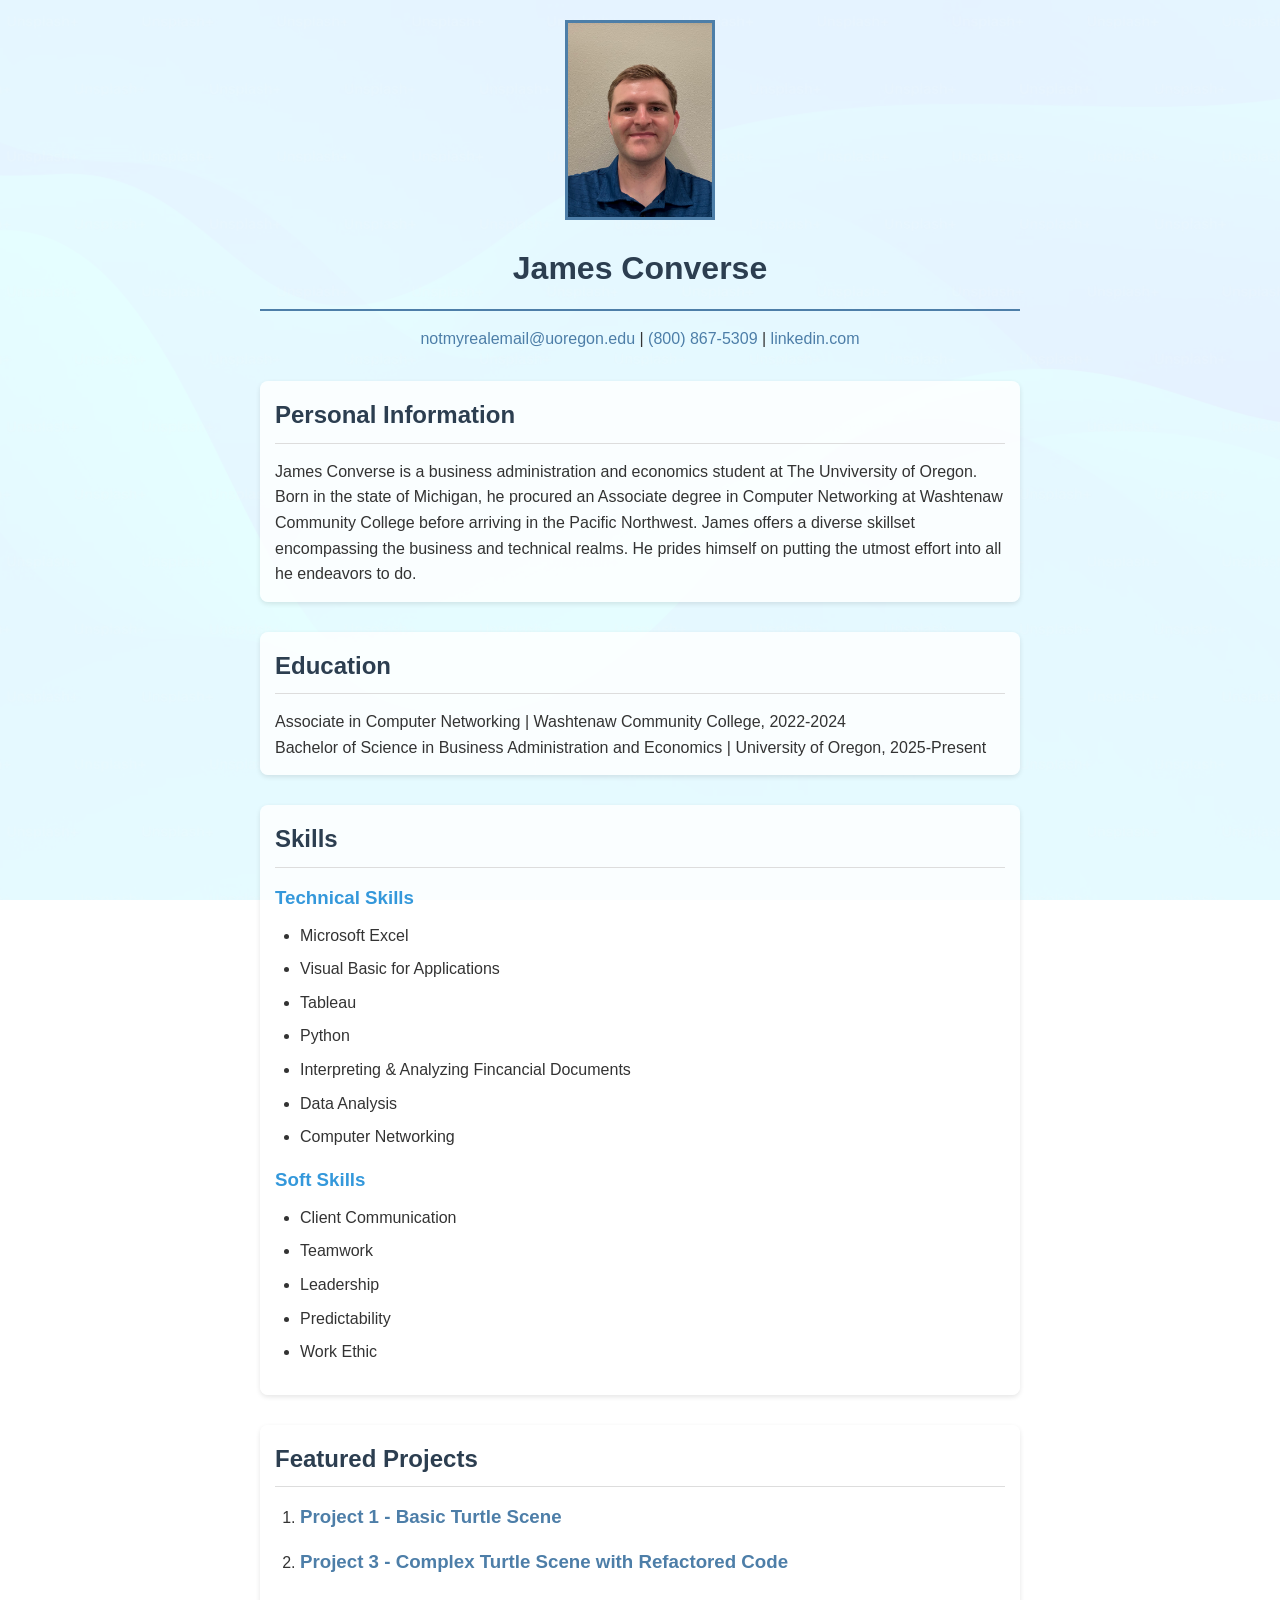
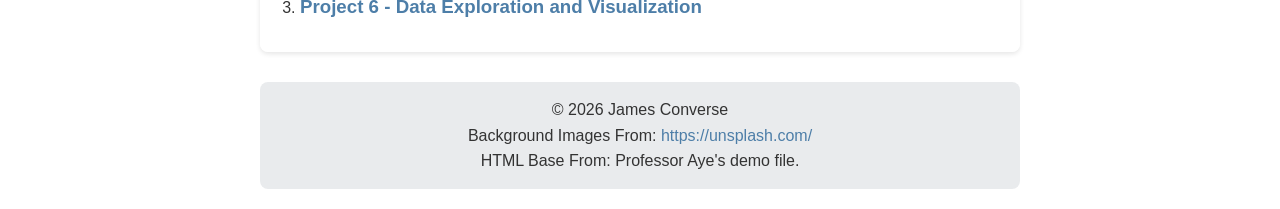
<file: index.html>
<!--
Name: James Converse
I used the code from demo 1 on Canvas as the "base" to build my site off of.
-->
<!DOCTYPE html>
<html lang="en"><head>
    <meta charset="UTF-8">
    <meta name="viewport" content="width=device-width, initial-scale=1.0">
    <title>James Converse: A Resume</title>
    <link rel="stylesheet" href="styles.css">
</head>
<body>
    <header>
        <img src="profile-picture.png" alt="James Converse profile picture" class="profile-image">
        <h1>James Converse</h1>
        <hr>
        <p>
            <a href="mailto:notmyrealemail@uoregon.edu" title="Email James Converse">notmyrealemail@uoregon.edu</a> |
            <a href="tel:18008675309" title="Call James Converse">(800) 867-5309</a> |
            <a href="https://www.linkedin.com/" target="_blank" title="James' LinkedIn Profile">linkedin.com</a>
        </p>
    </header>

    <!-- Personal Information Section -->
    <section>
        <h2>Personal Information</h2>
        <p>James Converse is a business administration and economics student at The Unviversity of Oregon. Born in the state of 
            Michigan, he procured an Associate degree in Computer Networking at Washtenaw Community College before arriving in 
            the Pacific Northwest. James offers a diverse skillset encompassing the business and technical realms. He prides 
            himself on putting the utmost effort into all he endeavors to do.</p>
    </section>

    <!-- Education Section -->
    <section>
        <h2>Education</h2>
        <p>Associate in Computer Networking | Washtenaw Community College, 2022-2024<br>
            Bachelor of Science in Business Administration and Economics | University of Oregon, 2025-Present
        </p>
    </section>

    <!-- Skills Section -->
    <section>
        <h2>Skills</h2>
        

        <h3>Technical Skills</h3>
        <ul>
            <li>Microsoft Excel</li>
            <li>Visual Basic for Applications</li>
            <li>Tableau</li>
            <li>Python</li>
            <li>Interpreting & Analyzing Fincancial Documents</li>
            <li>Data Analysis</li>
            <li>Computer Networking</li>
        </ul>

    

        <h3>Soft Skills</h3>
        <ul>
            <li>Client Communication</li>
            <li>Teamwork</li>
            <li>Leadership</li>
            <li>Predictability</li>
            <li>Work Ethic</li>
        </ul>

    </section>

    <section>
        <h2>Featured Projects</h2>
        <ol>
            <li>
                <h3><a href="project1.html" target="_blank"> Project 1 - Basic Turtle Scene</a></h3>  
            </li>
            <li>
                <h3><a href="project3.html" target="_blank">Project 3 - Complex Turtle Scene with Refactored Code</a></h3>
             </li>   
            <li>
                <h3><a href="project6.html" target="_blank">Project 6 - Data Exploration and Visualization</a></h3>
            </li>
            
        </ol>
    </section>

    <footer>
        <p>© 2026 James Converse <br>
            Background Images From: <a href="https://unsplash.com/">https://unsplash.com/</a> <br>
            HTML Base From: Professor Aye's demo file.</p>
    </footer>

</body></html>
</file>
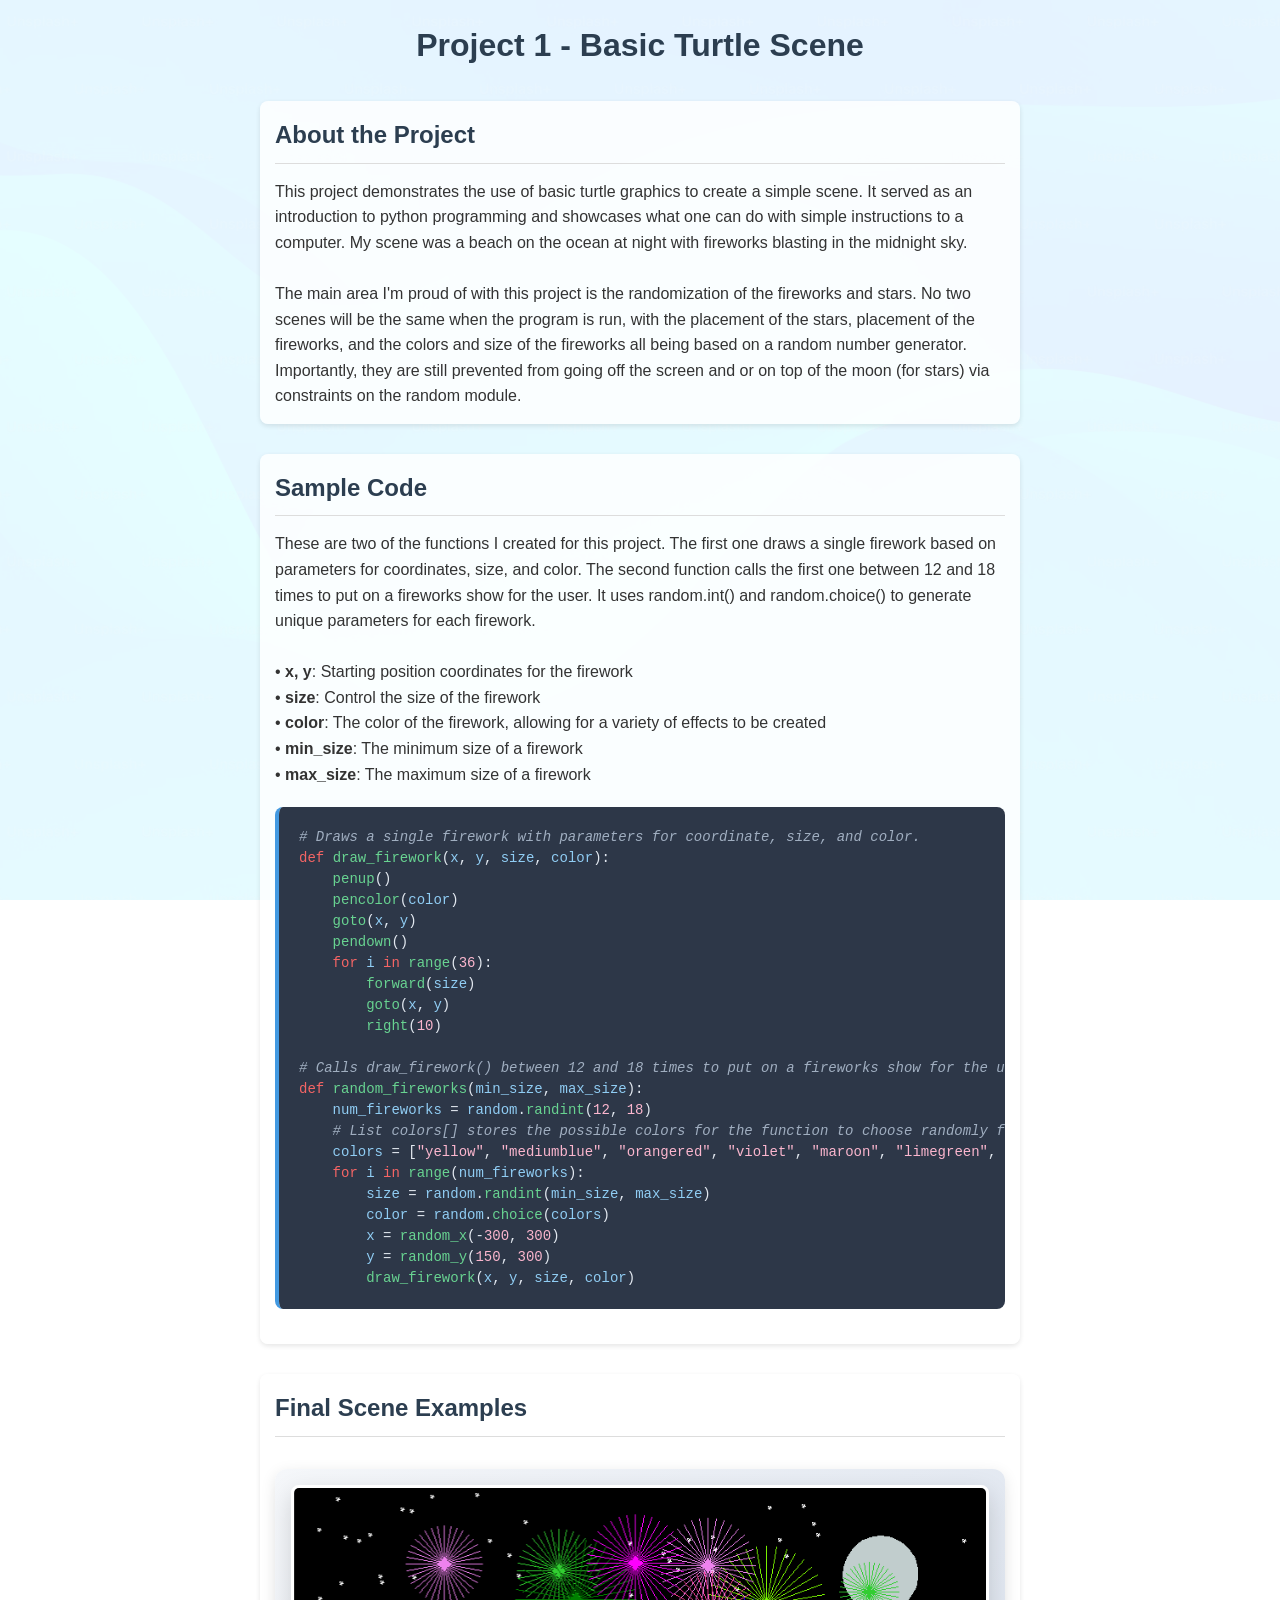
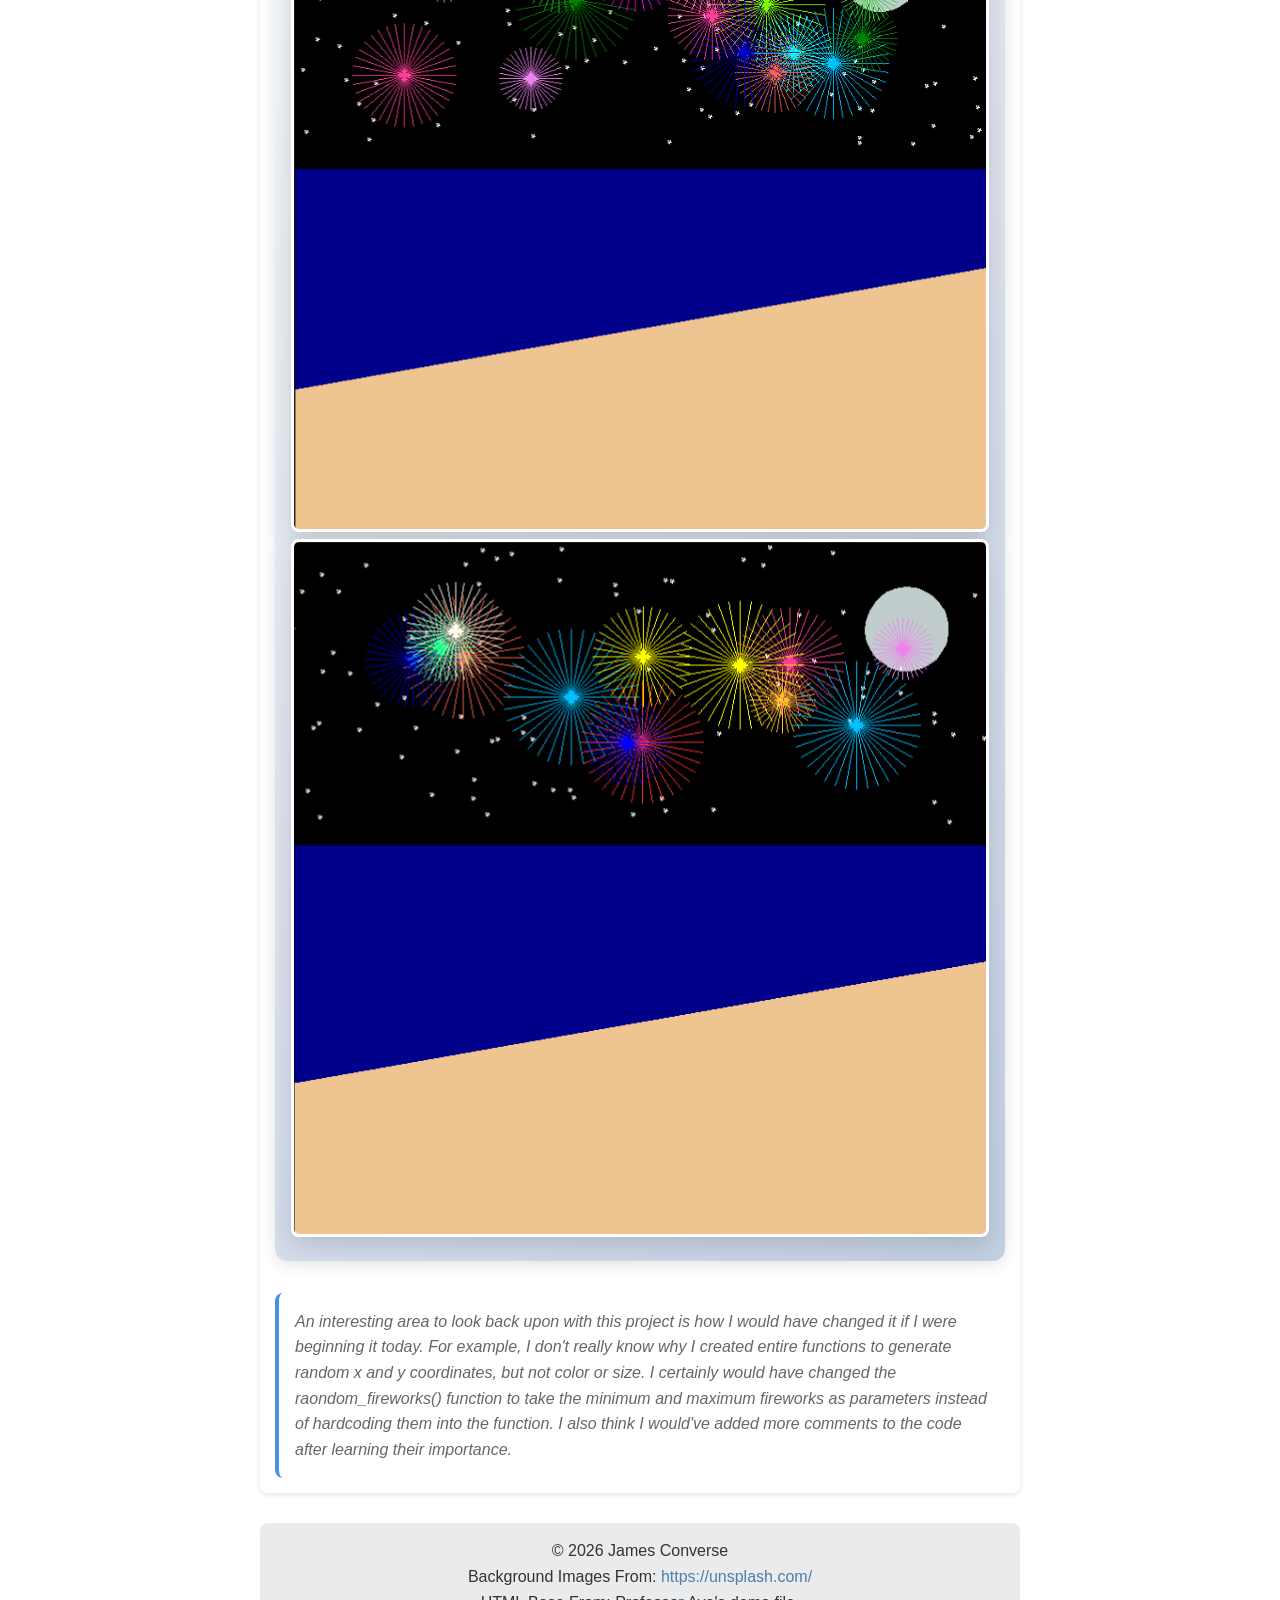
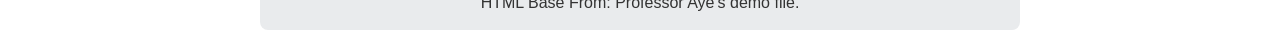
<file: project1.html>
<!DOCTYPE html>
<html lang="en">
<head>
    <meta charset="UTF-8">
    <meta name="viewport" content="width=device-width, initial-scale=1.0">
    <title>James Converse - Project 1 Showcase</title>
    <link rel="stylesheet" href="styles.css">
</head>
<body>
    <header>
        <h1>Project 1 - Basic Turtle Scene</h1>
    </header>

    <!-- Project Description -->
    <section>
        <h2>About the Project</h2>
        <p>This project demonstrates the use of basic turtle graphics to create a simple scene. It served as an introduction
            to python programming and showcases what one can do with simple instructions to a computer. My scene was a beach
            on the ocean at night with fireworks blasting in the midnight sky. <br><br>
            The main area I'm proud of with this project is the randomization of the fireworks and stars. No two scenes will
            be the same when the program is run, with the placement of the stars, placement of the fireworks, and the colors
            and size of the fireworks all being based on a random number generator. Importantly, they are still prevented 
            from going off the screen and or on top of the moon (for stars) via constraints on the random module. 
</p>
    </section>

    <!-- Code highlights -->
    <section>
        <h2>Sample Code</h2>
        <p>
           These are two of the functions I created for this project. The first one draws a single firework based on 
           parameters for coordinates, size, and color. The second function calls the first one between 12 and 18 times 
           to put on a fireworks show for the user. It uses random.int() and random.choice() to generate unique 
           parameters for each firework. 
            <br><br>
            • <strong>x, y</strong>: Starting position coordinates for the firework<br>
            • <strong>size</strong>: Control the size of the firework<br>
            • <strong>color</strong>: The color of the firework, allowing for a variety of effects to be created<br>
            • <strong>min_size</strong>: The minimum size of a firework<br>
            • <strong>max_size</strong>: The maximum size of a firework<br>
        </p>
        
        <div class="code-container">
    <code><span class="comment"># Draws a single firework with parameters for coordinate, size, and color.</span>
<span class="keyword">def</span> <span class="function">draw_firework</span>(<span class="parameter">x</span>, <span class="parameter">y</span>, <span class="parameter">size</span>, <span class="parameter">color</span>):
    <span class="function">penup</span>()
    <span class="function">pencolor</span>(<span class="parameter">color</span>)
    <span class="function">goto</span>(<span class="parameter">x</span>, <span class="parameter">y</span>)
    <span class="function">pendown</span>()
    <span class="keyword">for</span> <span class="parameter">i</span> <span class="keyword">in</span> <span class="function">range</span>(<span class="string">36</span>):
        <span class="function">forward</span>(<span class="parameter">size</span>)
        <span class="function">goto</span>(<span class="parameter">x</span>, <span class="parameter">y</span>)
        <span class="function">right</span>(<span class="string">10</span>)
        
<span class="comment"># Calls draw_firework() between 12 and 18 times to put on a fireworks show for the user.</span>
<span class="keyword">def</span> <span class="function">random_fireworks</span>(<span class="parameter">min_size</span>, <span class="parameter">max_size</span>):
    <span class="parameter">num_fireworks</span> = <span class="parameter">random</span>.<span class="function">randint</span>(<span class="string">12</span>, <span class="string">18</span>)
    <span class="comment"># List colors[] stores the possible colors for the function to choose randomly from each time it calls draw_firework()</span>
    <span class="parameter">colors</span> = [<span class="string">"yellow"</span>, <span class="string">"mediumblue"</span>, <span class="string">"orangered"</span>, <span class="string">"violet"</span>, <span class="string">"maroon"</span>, <span class="string">"limegreen"</span>, <span class="string">"goldenrod1"</span>, <span class="string">"Deepskyblue"</span>, <span class="string">"magenta"</span>, <span class="string">"turquoise1"</span>, <span class="string">"blue"</span>, <span class="string">"chartreuse1"</span>, <span class="string">"cyan1"</span>, <span class="string">"gold"</span>, <span class="string">"ivory"</span>, <span class="string">"firebrick1"</span>, <span class="string">"green"</span>, <span class="string">"white"</span>, <span class="string">"violetred1"</span>, <span class="string">"tomato"</span>, <span class="string">"springgreen"</span>]
    <span class="keyword">for</span> <span class="parameter">i</span> <span class="keyword">in</span> <span class="function">range</span>(<span class="parameter">num_fireworks</span>):
        <span class="parameter">size</span> = <span class="parameter">random</span>.<span class="function">randint</span>(<span class="parameter">min_size</span>, <span class="parameter">max_size</span>)
        <span class="parameter">color</span> = <span class="parameter">random</span>.<span class="function">choice</span>(<span class="parameter">colors</span>)
        <span class="parameter">x</span> = <span class="function">random_x</span>(-<span class="string">300</span>, <span class="string">300</span>)
        <span class="parameter">y</span> = <span class="function">random_y</span>(<span class="string">150</span>, <span class="string">300</span>)
        <span class="function">draw_firework</span>(<span class="parameter">x</span>, <span class="parameter">y</span>, <span class="parameter">size</span>, <span class="parameter">color</span>)</code>
</div>
    </section>
        
    <!-- the scene -->
    <section>
        <h2>Final Scene Examples</h2>
        
        <div class="scene-container">
            <img src="Project1a.png" alt="Turtle Graphics Scene - A cool fireworks display over the ocean." class="scene-image">
            <img src="Project1b.png" alt="Turtle Graphics Scene - A cool fireworks display over the ocean." class="scene-image">
        </div>
        
        <p class="scene-description">
            An interesting area to look back upon with this project is how I would have changed it if I were beginning
            it today. For example, I don't really know why I created entire functions to generate random x and y 
            coordinates, but not color or size. I certainly  would have changed the raondom_fireworks() function to
            take the minimum and maximum fireworks as parameters instead of hardcoding them into the function.
            I also think I would've added more comments to the code after learning their importance. 
        </p>
    </section>

     <footer>
        <p>© 2026 James Converse <br>
            Background Images From: <a href="https://unsplash.com/">https://unsplash.com/</a> <br>
            HTML Base From: Professor Aye's demo file.</p>
    </footer>
</body>
</html>
</file>
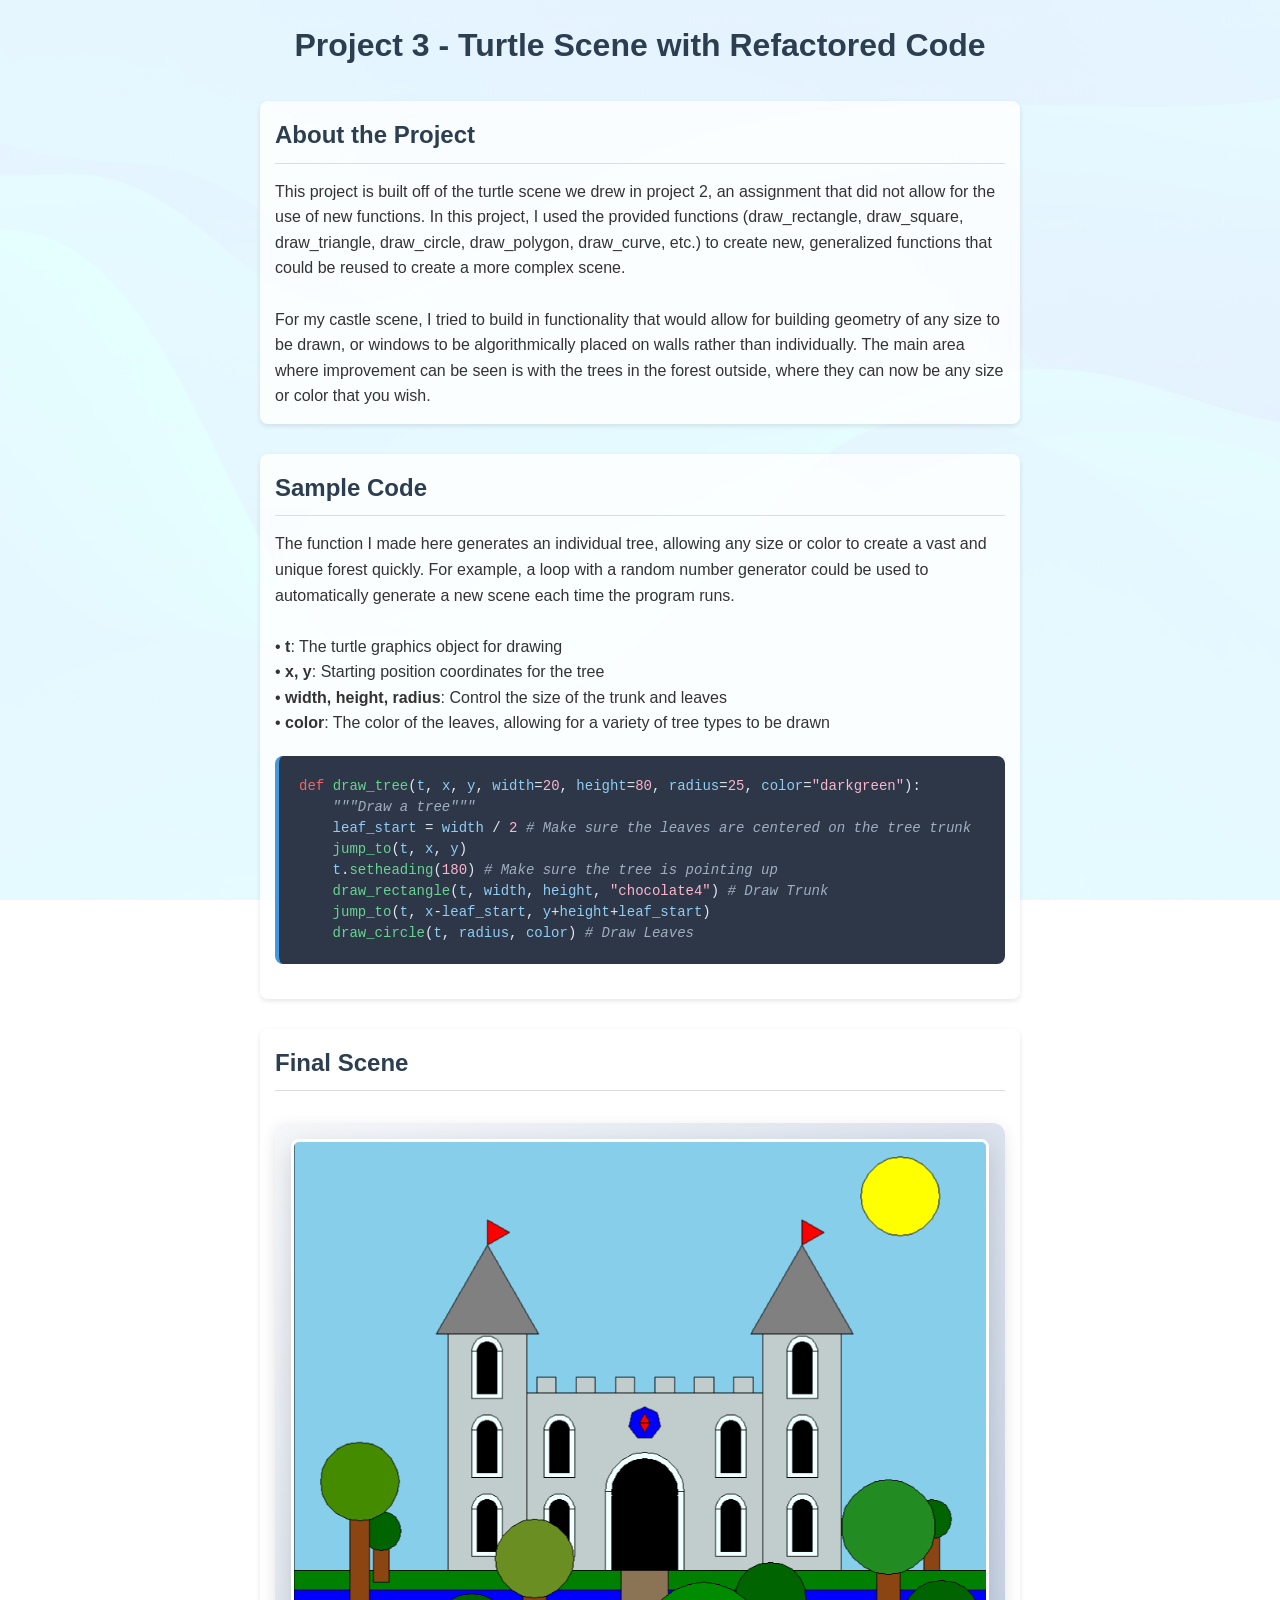
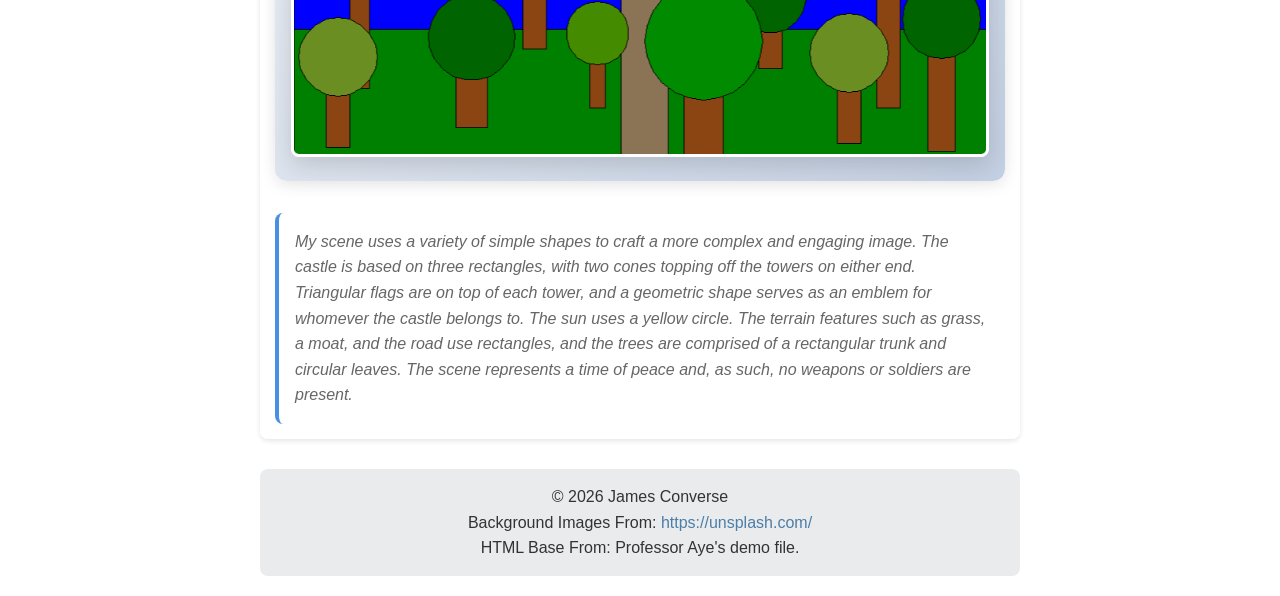
<file: project3.html>
<!DOCTYPE html>
<html lang="en">
<head>
    <meta charset="UTF-8">
    <meta name="viewport" content="width=device-width, initial-scale=1.0">
    <title>James Converse - Project 3 Showcase</title>
    <link rel="stylesheet" href="styles.css">
</head>
<body>
    <header>
        <h1>Project 3 - Turtle Scene with Refactored Code</h1>
    </header>

    <!-- Project Description -->
    <section>
        <h2>About the Project</h2>
        <p>This project is built off of the turtle scene we drew in project 2, an assignment that did not allow for
            the use of new functions. In this project, I used the provided functions (draw_rectangle, draw_square,
            draw_triangle, draw_circle, draw_polygon, draw_curve, etc.) to create new, generalized functions that could
            be reused to create a more complex scene. <br><br>For my castle scene, I tried to build in functionality that would
            allow for building geometry of any size to be drawn, or windows to be algorithmically placed on walls rather
            than individually. The main area where improvement can be seen is with the trees in the forest outside, where
            they can now be any size or color that you wish.
</p>
    </section>

    <!-- Code highlights -->
    <section>
        <h2>Sample Code</h2>
        <p>
           The function I made here generates an individual tree, allowing any size or color to create a vast and unique
           forest quickly. For example, a loop with a random number generator could be used to automatically generate a new
           scene each time the program runs. 
            <br><br>
            • <strong>t</strong>: The turtle graphics object for drawing<br>
            • <strong>x, y</strong>: Starting position coordinates for the tree<br>
            • <strong>width, height, radius</strong>: Control the size of the trunk and leaves<br>
            • <strong>color</strong>: The color of the leaves, allowing for a variety of tree types to be drawn<br>
        </p>
        
        <div class="code-container">
    <code><span class="keyword">def</span> <span class="function">draw_tree</span>(<span class="parameter">t</span>, <span class="parameter">x</span>, <span class="parameter">y</span>, <span class="parameter">width</span>=<span class="string">20</span>, <span class="parameter">height</span>=<span class="string">80</span>, <span class="parameter">radius</span>=<span class="string">25</span>, <span class="parameter">color</span>=<span class="string">"darkgreen"</span>):
    <span class="comment">"""Draw a tree"""</span>
    <span class="parameter">leaf_start</span> = <span class="parameter">width</span> / <span class="string">2</span> <span class="comment"># Make sure the leaves are centered on the tree trunk</span>
    <span class="function">jump_to</span>(<span class="parameter">t</span>, <span class="parameter">x</span>, <span class="parameter">y</span>)
    <span class="parameter">t</span>.<span class="function">setheading</span>(<span class="string">180</span>) <span class="comment"># Make sure the tree is pointing up</span>
    <span class="function">draw_rectangle</span>(<span class="parameter">t</span>, <span class="parameter">width</span>, <span class="parameter">height</span>, <span class="string">"chocolate4"</span>) <span class="comment"># Draw Trunk</span>
    <span class="function">jump_to</span>(<span class="parameter">t</span>, <span class="parameter">x</span>-<span class="parameter">leaf_start</span>, <span class="parameter">y</span>+<span class="parameter">height</span>+<span class="parameter">leaf_start</span>)
    <span class="function">draw_circle</span>(<span class="parameter">t</span>, <span class="parameter">radius</span>, <span class="parameter">color</span>) <span class="comment"># Draw Leaves</span></code>
</div>
    </section>
        
    <!-- the scene -->
    <section>
        <h2>Final Scene</h2>
        
        <div class="scene-container">
            <img src="Project3.png" alt="Turtle Graphics Scene - A dignified castle underneath a cloudless blue sky, sitting at the edge of a forest filled with a variety of circular trees. Red flags stand tall atop the towers." class="scene-image">
        </div>
        
        <p class="scene-description">
            My scene uses a variety of simple shapes to craft a more complex and engaging image. The castle is based on three rectangles,
            with two cones topping off the towers on either end. Triangular flags are on top of each tower, and a geometric shape serves
            as an emblem for whomever the castle belongs to. The sun uses a yellow circle. The terrain features such as grass, a moat, and
            the road use rectangles, and the trees are comprised of a rectangular trunk and circular leaves. The scene represents a time of 
            peace and, as such, no weapons or soldiers are present. 
        </p>
    </section>

     <footer>
        <p>© 2026 James Converse <br>
            Background Images From: <a href="https://unsplash.com/">https://unsplash.com/</a> <br>
            HTML Base From: Professor Aye's demo file.</p>
    </footer>
</body>
</html>
</file>
<file: styles.css>
/* Global Styles */
* {
    margin: 0;
    padding: 0;
    box-sizing: border-box;
}

body {
    font-family: 'Segoe UI', Tahoma, Geneva, Verdana, sans-serif;
    line-height: 1.6;
    color: #333;
    max-width: 800px;
    margin: 0 auto;
    padding: 20px;
    position: relative;
}

/* Background Image with Transparency */
/* need position: fixed; and top: 0; left: 0; */
body:before {
    content: "";
    position: fixed;
    top: 0;
    left: 0;
    width: 100%;
    height: 100%;
    background-image: url('background.avif');
    background-size: cover;
    background-position: center;
    opacity: 0.1;
    z-index: -1;
}

/* Header Styles */
header {
    text-align: center;
    margin-bottom: 30px;
}

.profile-image {
    width: 150px;
    height: 200px; /* 4:3 ratio */
    object-fit: cover;
    border: 3px solid #4d7ea8;
    margin-bottom: 15px;
}

h1 {
    color: #2c3e50;
    margin-bottom: 10px;
}

hr {
    border: none;
    height: 2px;
    background-color: #4d7ea8;
    margin: 15px 0;
}

/* Link Styles */
a {
    color: #4d7ea8;
    text-decoration: none;
    transition: color 0.3s;
}

a:hover {
    color: #2980b9;
    text-decoration: underline;
}

a:visited {
    color: #8e44ad;
}

/* Section Styles */
section {
    margin-bottom: 30px;
    padding: 15px;
    background-color: rgba(255, 255, 255, 0.8);
    border-radius: 8px;
    box-shadow: 0 2px 5px rgba(0, 0, 0, 0.1);
}

h2 {
    color: #2c3e50;
    margin-bottom: 15px;
    border-bottom: 1px solid #ddd;
    padding-bottom: 8px;
}

h3 {
    color: #3498db;
    margin: 15px 0 10px 0;
}

/* List Styles */
ul, ol {
    padding-left: 25px;
    margin-bottom: 15px;
}

li {
    margin-bottom: 8px;
}

/* Styles for code section */
.code-container {
    background-color: #2d3748;
    border-radius: 8px;
    padding: 20px;
    margin: 20px 0;
    overflow-x: auto;
    border-left: 4px solid #4299e1;
}

code {
    font-family: 'Consolas', 'Monaco', 'Courier New', monospace;
    font-size: 14px;
    line-height: 1.5;
    color: #e2e8f0;
    display: block;
    white-space: pre;
}

.keyword { color: #f56565; }
.function { color: #68d391; }
.string { color: #fbb6ce; }
.comment { color: #a0aec0; font-style: italic; }
.parameter { color: #90cdf4; }

/* Styles for the turtle graphics scene section */
.scene-container {
    text-align: center;
    margin: 2rem 0;
    padding: 1rem;
    background: linear-gradient(135deg, #f5f7fa 0%, #c3cfe2 100%);
    border-radius: 12px;
    box-shadow: 0 4px 15px rgba(0, 0, 0, 0.1);
}

.scene-image {
    max-width: 100%;
    height: auto;
    border-radius: 8px;
    border: 3px solid #fff;
    box-shadow: 0 8px 25px rgba(0, 0, 0, 0.15);
    transition: transform 0.3s ease;
}

.scene-image:hover {
    transform: scale(1.02);
}

.scene-description {
    font-style: italic;
    color: #666;
    margin-top: 1.5rem;
    padding: 1rem;
    background-color: rgba(255, 255, 255, 0.7);
    border-radius: 8px;
    border-left: 4px solid #4a90e2;
}

/* Footer Styles */
footer {
    text-align: center;
    margin-top: 30px;
    padding: 15px;
    background-color: rgba(44, 62, 80, 0.1);
    border-radius: 8px;
}
</file>
